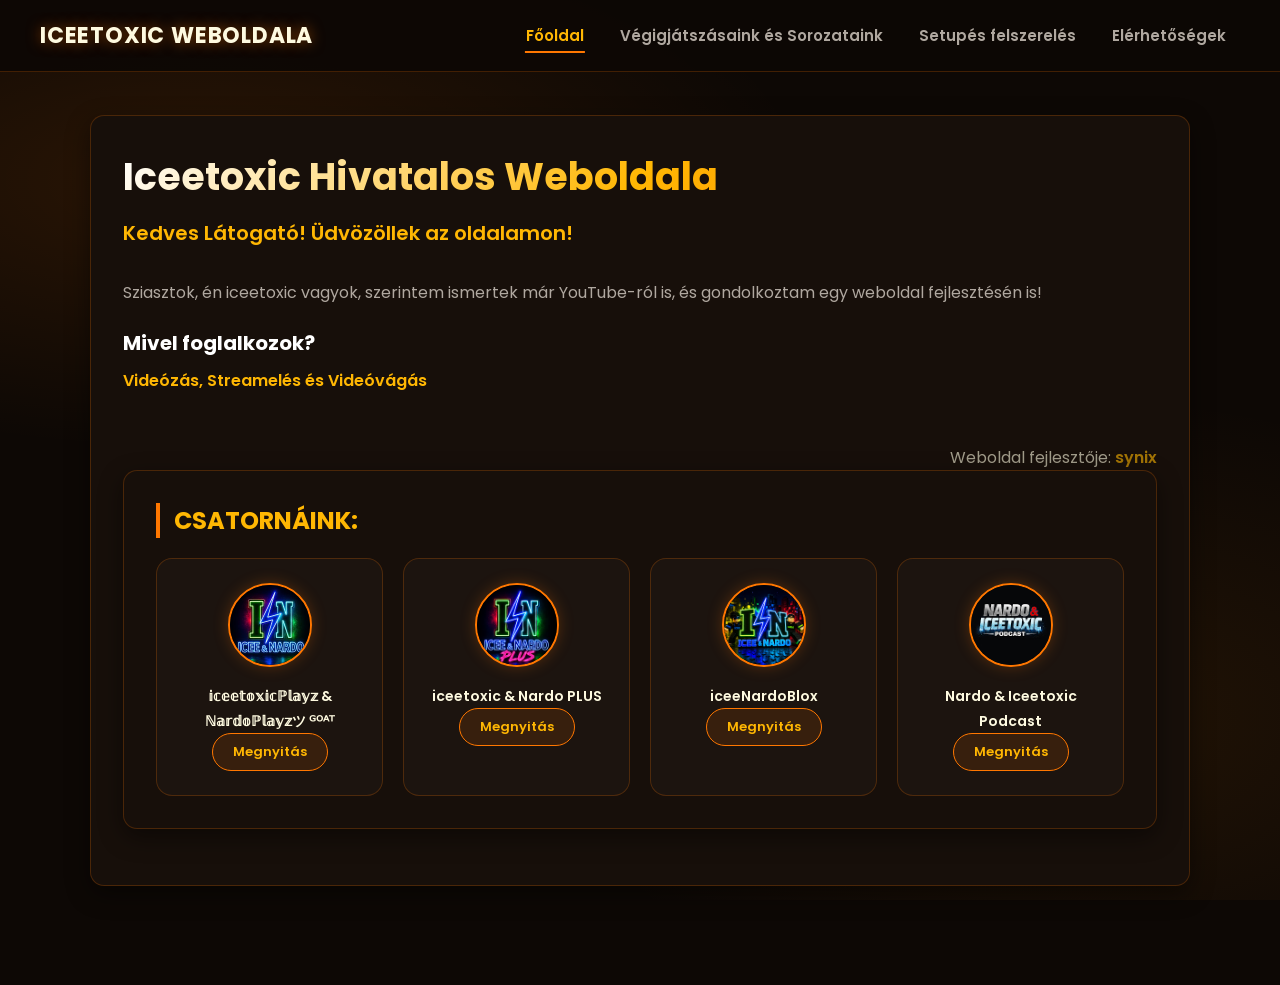
<file: index.html>
<!DOCTYPE html>
<html lang="hu">
<head>
    <meta charset="UTF-8">
    <meta name="viewport" content="width=device-width, initial-scale=1.0">
    <title>Iceetoxic Weboldala - Főoldal</title>
    <link rel="stylesheet" href="style.css">
</head>
<body>
    <div class="bg-orbs">
        <div class="orb orb-1"></div>
        <div class="orb orb-2"></div>
        <div class="orb orb-3"></div>
    </div>

    <div class="leaves-container">
        <div class="leaf"></div>
        <div class="leaf"></div>
        <div class="leaf"></div>
        <div class="leaf"></div>
        <div class="leaf"></div>
        <div class="leaf"></div>
        <div class="leaf"></div>
    </div>

    <header>
        <div class="logo">Iceetoxic Weboldala</div>
        <nav>
            <a href="index.html" class="nav-link active">Főoldal</a>
            <a href="sorozatok.html" class="nav-link">Végigjátszásaink és Sorozataink</a>
            <a href="setup.html" class="nav-link">Setupés felszerelés</a>
            <a href="kapcsolat.html" class="nav-link">Elérhetőségek</a>
        </nav>
    </header>

    <main>
        <div class="content-wrapper">
            <div class="card">
                <h1>Iceetoxic Hivatalos Weboldala</h1>
                <p class="highlight" style="font-size: 20px; margin-bottom: 30px;">Kedves Látogató! Üdvözöllek az oldalamon!</p>
                <p>Sziasztok, én iceetoxic vagyok, szerintem ismertek már YouTube-ról is, és gondolkoztam egy weboldal fejlesztésén is!</p>
                <h3>Mivel foglalkozok?</h3>
                <p class="highlight">Videózás, Streamelés és Videóvágás</p>
                <div style="margin-top: 50px; text-align: right; opacity: 0.6;">
                    Weboldal fejlesztője: <span class="highlight">synix</span 
                </div>
            </div>

            <!-- YOUTUBE CSATORNÁK SZEKCIÓ -->
            <div class="card yt-section-card">
                <h2>CSATORNÁINK:</h2>
                <div class="yt-channels-grid">
                    
                    <!-- 1. Fő csatorna -->
                    <a href="https://www.youtube.com/@iceetoxicnardo.swagyolo" target="_blank" class="yt-channel-card">
                        <div class="yt-avatar">
                            <img src="csatorna1.png" alt="iceetoxicPlayz & NardoPlayz">
                        </div>
                        <div class="yt-info">
                            <span class="yt-title">𝕚𝕔𝕖𝕖𝕥𝕠𝕩𝕚𝕔ℙ𝕝𝕒𝕪𝕫 & ℕ𝕒𝕣𝕕𝕠ℙ𝕝𝕒𝕪𝕫ツ ᴳᴼᴬᵀ</span>
                        </div>
                        <span class="yt-btn">Megnyitás</span>
                    </a>

                    <!-- 2. iceetoxic & Nardo PLUS -->
                    <a href="https://www.youtube.com/@iceetoxicnardoplaysofficial" target="_blank" class="yt-channel-card">
                        <div class="yt-avatar">
                            <img src="csatorna2.png" alt="iceetoxic & Nardo PLUS">
                        </div>
                        <div class="yt-info">
                            <span class="yt-title">iceetoxic & Nardo PLUS</span>
                        </div>
                        <span class="yt-btn">Megnyitás</span>
                    </a>

                    <!-- 3. iceeNardoBlox -->
                    <a href="https://www.youtube.com/@iceeNardoBlox" target="_blank" class="yt-channel-card">
                        <div class="yt-avatar">
                            <img src="csatorna3.png" alt="iceeNardoBlox">
                        </div>
                        <div class="yt-info">
                            <span class="yt-title">iceeNardoBlox</span>
                        </div>
                        <span class="yt-btn">Megnyitás</span>
                    </a>
                    
                    <a href="https://www.youtube.com/@Nardo_Iceetoxic" target="_blank" class="yt-channel-card">
                        <div class="yt-avatar">
                            <img src="csatorna4.png" alt="Nardo & Iceetoxic Podcast">
                        </div>
                        <div class="yt-info">
                            <span class="yt-title">Nardo & Iceetoxic Podcast</span>
                        </div>
                        <span class="yt-btn">Megnyitás</span>
                    </a>

                </div>
            </div>

        </div>
    </main>
</body>
</html>
</file>
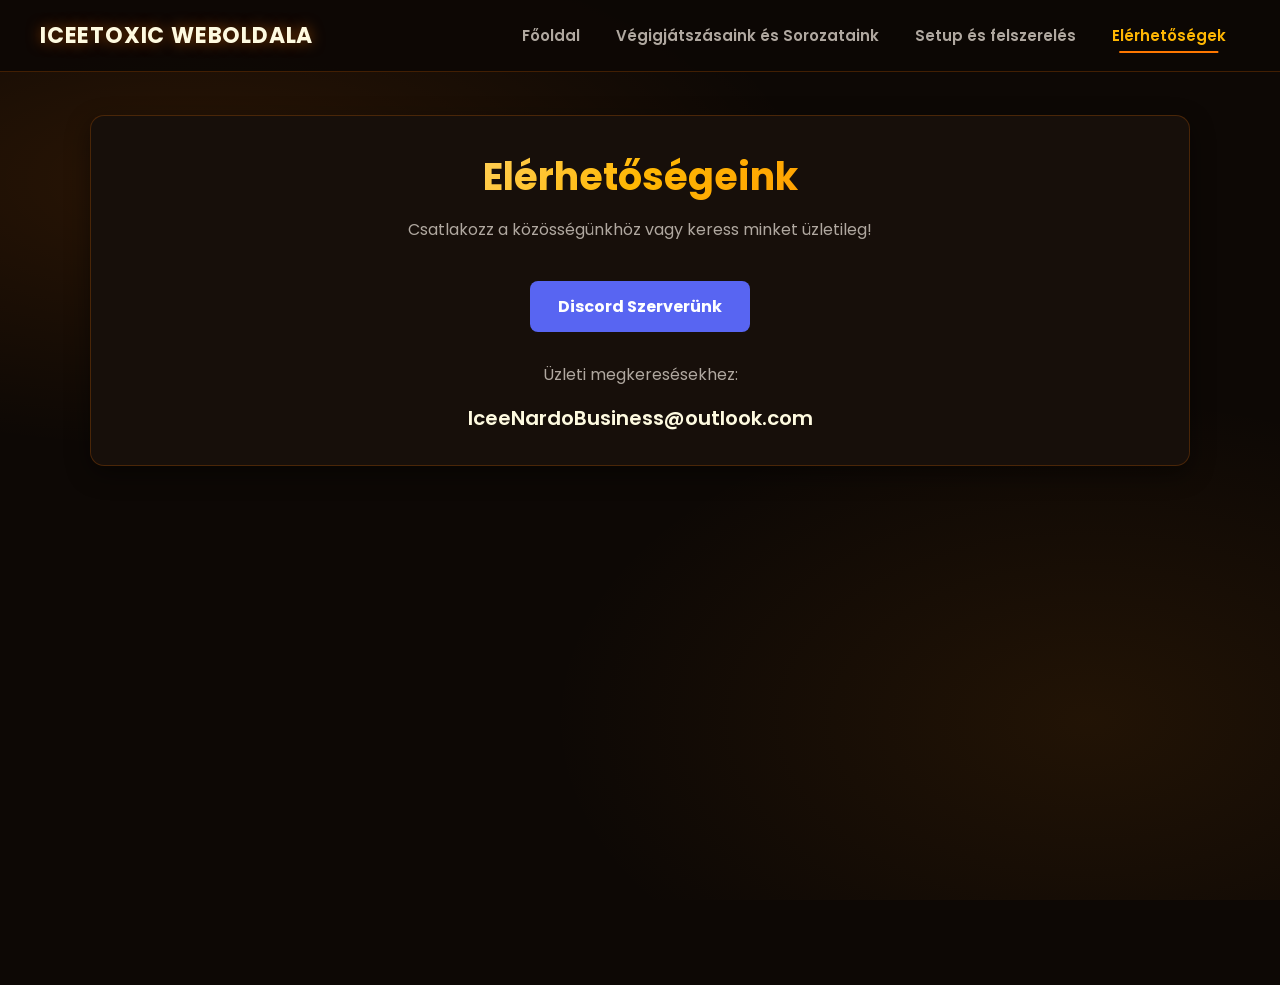
<file: kapcsolat.html>
<!DOCTYPE html>
<html lang="hu">
<head>
    <meta charset="UTF-8">
    <meta name="viewport" content="width=device-width, initial-scale=1.0">
    <title>Iceetoxic Weboldala - Kapcsolat</title>
    <link rel="stylesheet" href="style.css">
</head>
<body>
    <div class="bg-orbs">
        <div class="orb orb-1"></div>
        <div class="orb orb-2"></div>
        <div class="orb orb-3"></div>
    </div>
    
<div class="leaves-container">
        <div class="leaf"></div>
        <div class="leaf"></div>
        <div class="leaf"></div>
        <div class="leaf"></div>
        <div class="leaf"></div>
        <div class="leaf"></div>
        <div class="leaf"></div>
    </div>
    
    <header>
        <div class="logo">Iceetoxic Weboldala</div>
        <nav>
            <a href="index.html" class="nav-link">Főoldal</a>
            <a href="sorozatok.html" class="nav-link">Végigjátszásaink és Sorozataink</a>
            <a href="setup.html" class="nav-link">Setup és felszerelés</a>
            <a href="kapcsolat.html" class="nav-link active">Elérhetőségek</a>
        </nav>
    </header>

    <main>
        <div class="content-wrapper">
            <div class="card" style="text-align: center;">
                <h1>Elérhetőségeink</h1>
                <p style="margin-bottom: 20px;">Csatlakozz a közösségünkhöz vagy keress minket üzletileg!</p>
                
                <div>
                    <a href="https://discord.gg/j99SDyTH9u" target="_blank" class="btn-discord">
                        Discord Szerverünk
                    </a>
                </div>

                <div style="margin-top: 30px; font-size: 20px;">
                    <p>Üzleti megkeresésekhez:</p>
                    <a href="mailto:IceeNardoBusiness@outlook.com" style="color: var(--accent-blue); text-decoration: none; font-weight: 600;">
                        IceeNardoBusiness@outlook.com
                    </a>
                </div>
            </div>
        </div>
    </main>
</body>
</html>
</file>
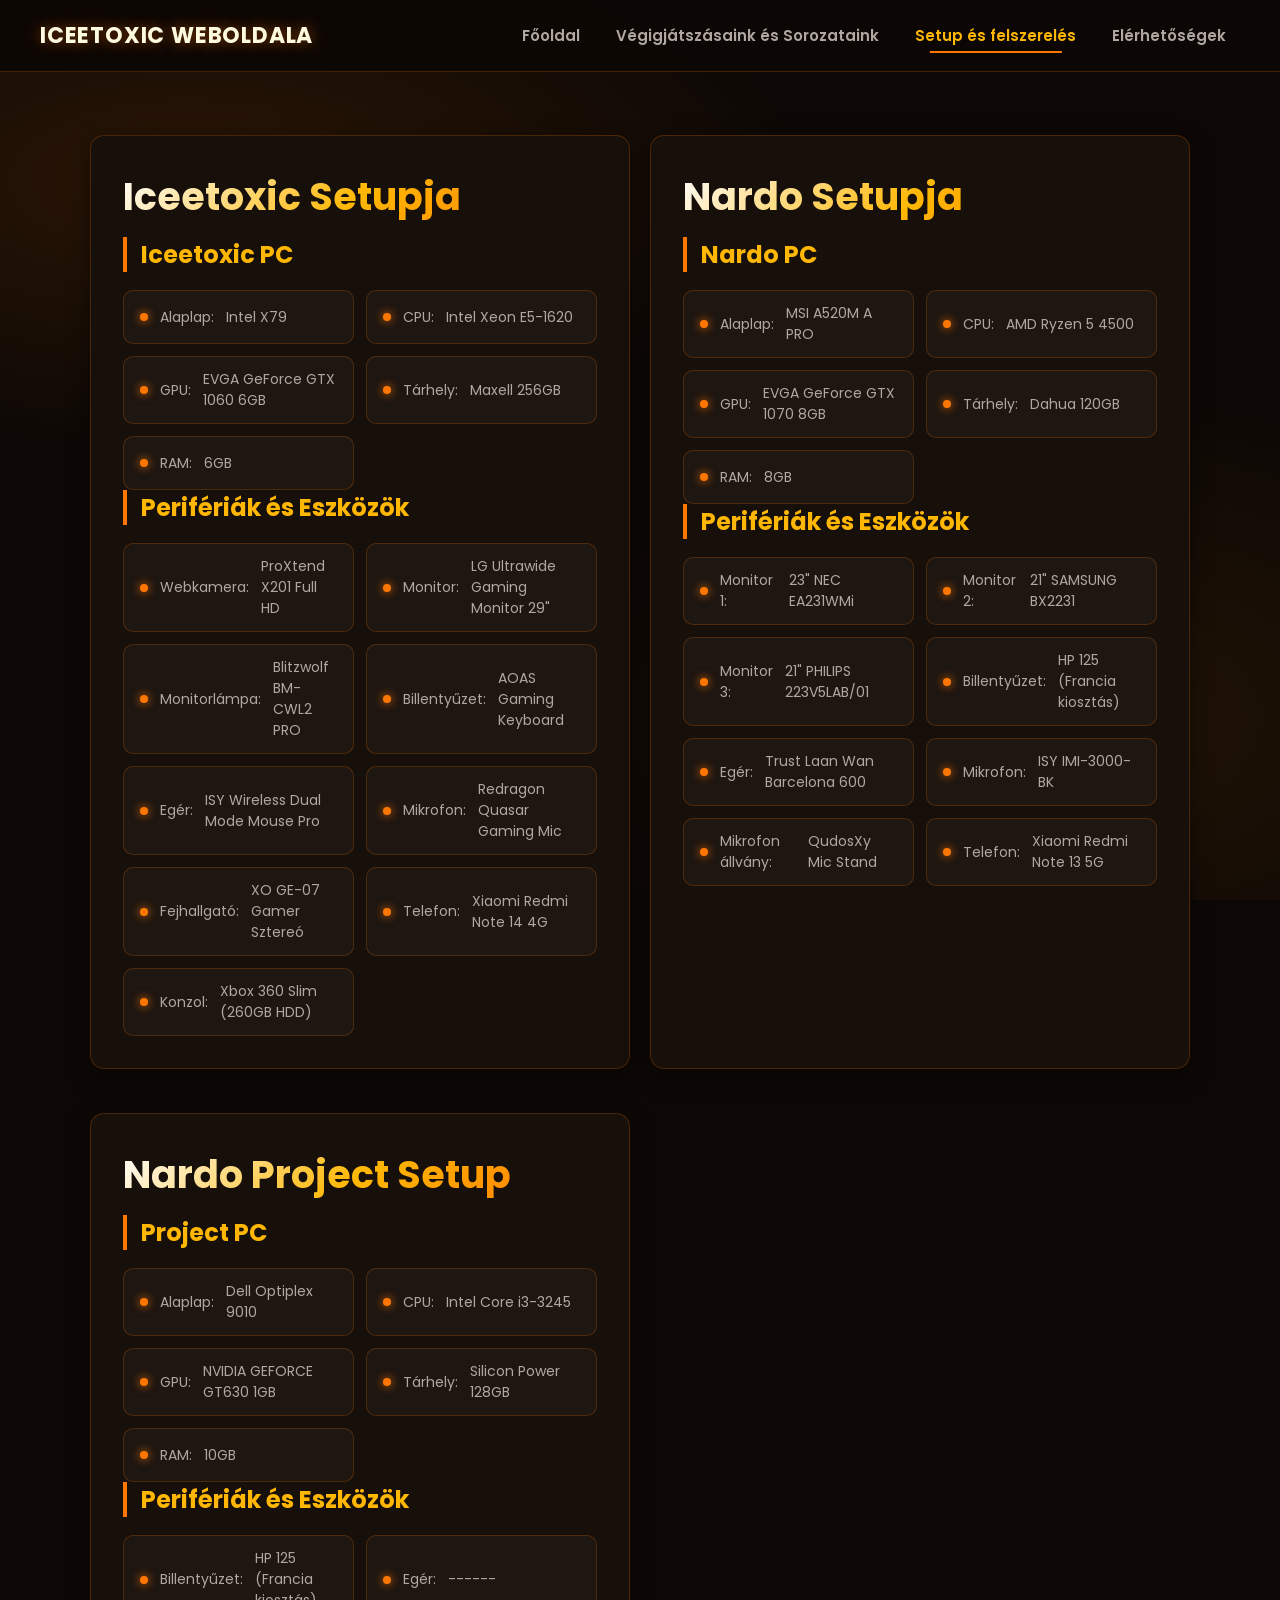
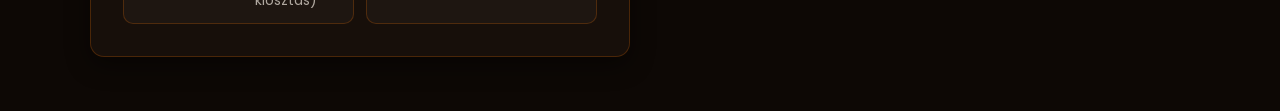
<file: setup.html>
<!DOCTYPE html>
<html lang="hu">
<head>
    <meta charset="UTF-8">
    <meta name="viewport" content="width=device-width, initial-scale=1.0">
    <title>Iceetoxic Weboldala - Setup</title>
    <link rel="stylesheet" href="style.css">
</head>
<body>
    <div class="bg-orbs">
        <div class="orb orb-1"></div>
        <div class="orb orb-2"></div>
        <div class="orb orb-3"></div>
    </div>
    
<div class="leaves-container">
        <div class="leaf"></div>
        <div class="leaf"></div>
        <div class="leaf"></div>
        <div class="leaf"></div>
        <div class="leaf"></div>
        <div class="leaf"></div>
        <div class="leaf"></div>
    </div>
    
    <header>
        <div class="logo">Iceetoxic Weboldala</div>
        <nav>
            <a href="index.html" class="nav-link">Főoldal</a>
            <a href="sorozatok.html" class="nav-link">Végigjátszásaink és Sorozataink</a>
            <a href="setup.html" class="nav-link active">Setup és felszerelés</a>
            <a href="kapcsolat.html" class="nav-link">Elérhetőségek</a>
        </nav>
    </header>

    <main>
        <div class="content-wrapper setup-grid">
            
            <!-- 1. Iceetoxic Setupja -->
            <div class="card">
                <h1>Iceetoxic Setupja</h1>
                <div class="setup-block">
                    <h2>Iceetoxic PC</h2>
                    <ul class="spec-list">
                        <li><span>Alaplap:</span> <span>Intel X79</span></li>
                        <li><span>CPU:</span> <span>Intel Xeon E5-1620</span></li>
                        <li><span>GPU:</span> <span>EVGA GeForce GTX 1060 6GB</span></li>
                        <li><span>Tárhely:</span> <span>Maxell 256GB</span></li>
                        <li><span>RAM:</span> <span>6GB</span></li>
                    </ul>
                </div>
                <div class="setup-block">
                    <h2>Perifériák és Eszközök</h2>
                    <ul class="spec-list">
                        <li><span>Webkamera:</span> <span>ProXtend X201 Full HD</span></li>
                        <li><span>Monitor:</span> <span>LG Ultrawide Gaming Monitor 29"</span></li>
                        <li><span>Monitorlámpa:</span> <span>Blitzwolf BM-CWL2 PRO</span></li>
                        <li><span>Billentyűzet:</span> <span>AOAS Gaming Keyboard</span></li>
                        <li><span>Egér:</span> <span>ISY Wireless Dual Mode Mouse Pro</span></li>
                        <li><span>Mikrofon:</span> <span>Redragon Quasar Gaming Mic</span></li>
                        <li><span>Fejhallgató:</span> <span>XO GE-07 Gamer Sztereó</span></li>
                        <li><span>Telefon:</span> <span>Xiaomi Redmi Note 14 4G</span></li>
                        <li><span>Konzol:</span> <span>Xbox 360 Slim (260GB HDD)</span></li>
                    </ul>
                </div>
            </div>

            <!-- 2. Nardo Setupja -->
            <div class="card">
                <h1>Nardo Setupja</h1>
                <div class="setup-block">
                    <h2>Nardo PC</h2>
                    <ul class="spec-list">
                        <li><span>Alaplap:</span> <span>MSI A520M A PRO</span></li>
                        <li><span>CPU:</span> <span>AMD Ryzen 5 4500</span></li>
                        <li><span>GPU:</span> <span>EVGA GeForce GTX 1070 8GB</span></li>
                        <li><span>Tárhely:</span> <span>Dahua 120GB</span></li>
                        <li><span>RAM:</span> <span>8GB</span></li>
                    </ul>
                </div>
                <div class="setup-block">
                    <h2>Perifériák és Eszközök</h2>
                    <ul class="spec-list">
                        <li><span>Monitor 1:</span> <span>23" NEC EA231WMi</span></li>
                        <li><span>Monitor 2:</span> <span>21" SAMSUNG BX2231</span></li>
                        <li><span>Monitor 3:</span> <span>21" PHILIPS 223V5LAB/01</span></li>
                        <li><span>Billentyűzet:</span> <span>HP 125 (Francia kiosztás)</span></li>
                        <li><span>Egér:</span> <span>Trust Laan Wan Barcelona 600</span></li>
                        <li><span>Mikrofon:</span> <span>ISY IMI-3000-BK</span></li>
                        <li><span>Mikrofon állvány:</span> <span>QudosXy Mic Stand</span></li>
                        <li><span>Telefon:</span> <span>Xiaomi Redmi Note 13 5G</span></li>
                    </ul>
                </div>
            </div>

            <!-- 3. Nardo Project Setupja (ÚJ) -->
            <div class="card">
                <h1>Nardo Project Setup</h1>
                <div class="setup-block">
                    <h2>Project PC</h2>
                    <ul class="spec-list">
                        <li><span>Alaplap:</span> <span>Dell Optiplex 9010</span></li>
                        <li><span>CPU:</span> <span>Intel Core i3-3245</span></li>
                        <li><span>GPU:</span> <span>NVIDIA GEFORCE GT630 1GB</span></li>
                        <li><span>Tárhely:</span> <span>Silicon Power 128GB</span></li>
                        <li><span>RAM:</span> <span>10GB</span></li>
                    </ul>
                </div>
                <div class="setup-block">
                    <h2>Perifériák és Eszközök</h2>
                    <ul class="spec-list">
                        <li><span>Billentyűzet:</span> <span>HP 125 (Francia kiosztás)</span></li>
                        <li><span>Egér:</span> <span>------</span></li>
                    </ul>
                </div>
            </div>

        </div>
    </main>
</body>
</html>
</file>
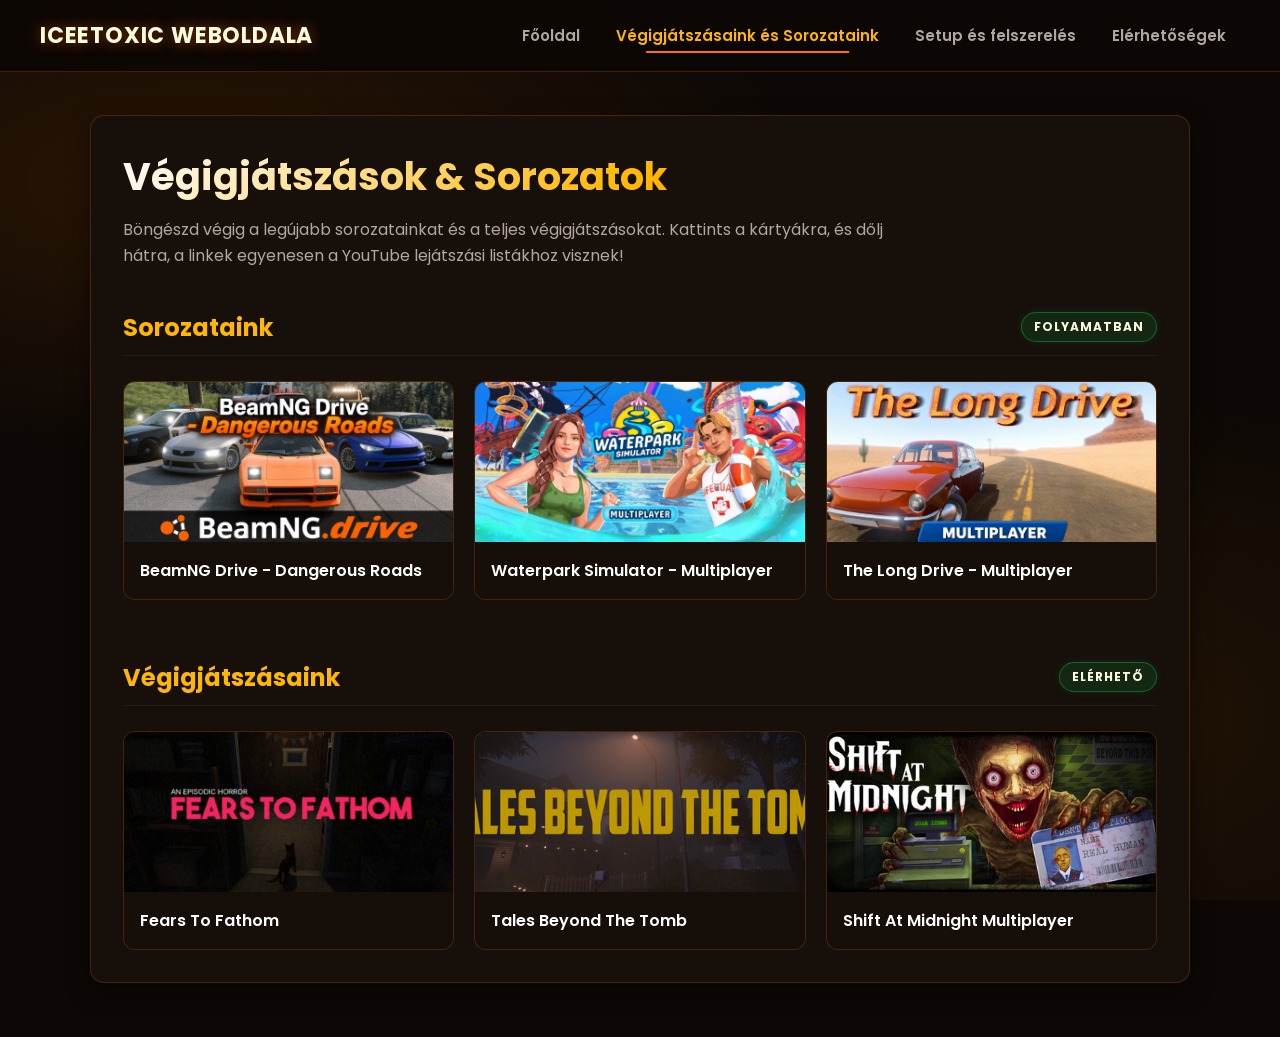
<file: sorozatok.html>
<!DOCTYPE html>
<html lang="hu">
<head>
    <meta charset="UTF-8">
    <meta name="viewport" content="width=device-width, initial-scale=1.0">
    <title>Iceetoxic Weboldala - Sorozatok</title>
    <link rel="stylesheet" href="style.css">
    <style>
        /* Extra dizájn elemek csak ehhez az oldalhoz */
        .page-description {
            margin-bottom: 40px;
            color: var(--text-gray);
            font-size: 16px;
            max-width: 800px;
        }

        .category-header {
            display: flex;
            align-items: center;
            justify-content: space-between;
            border-bottom: 1px solid rgba(255, 255, 255, 0.05);
            padding-bottom: 10px;
            margin-bottom: 25px;
        }

        .status-badge {
            font-size: 12px;
            padding: 5px 12px;
            border-radius: 20px;
            font-weight: 700;
            letter-spacing: 1px;
            text-transform: uppercase;
        }

        .badge-active {
            background: rgba(0, 255, 102, 0.1);
            color: var(--accent-green);
            border: 1px solid rgba(0, 255, 102, 0.3);
            box-shadow: 0 0 10px rgba(0, 255, 102, 0.1);
        }

        .badge-pending {
            background: rgba(255, 255, 255, 0.05);
            color: var(--text-gray);
            border: 1px solid rgba(255, 255, 255, 0.1);
        }

        .play-overlay {
            position: absolute;
            top: 0; left: 0; right: 0; bottom: 0;
            background: rgba(4, 8, 20, 0.7);
            backdrop-filter: blur(2px);
            display: flex;
            align-items: center;
            justify-content: center;
            opacity: 0;
            transition: all 0.3s ease;
        }

        .play-icon {
            color: var(--text-light);
            font-size: 45px;
            text-shadow: 0 0 15px var(--accent-green);
            transform: scale(0.8);
            transition: transform 0.3s cubic-bezier(0.175, 0.885, 0.32, 1.275);
        }

        .game-card:hover .play-overlay {
            opacity: 1;
        }

        .game-card:hover .play-icon {
            transform: scale(1);
            color: var(--accent-green);
        }

        .playlist-subtitle {
            font-size: 13px;
            color: var(--accent-blue);
            margin-top: 8px;
            font-weight: 600;
            text-transform: uppercase;
            letter-spacing: 0.5px;
        }

        .empty-state {
            background: rgba(0, 0, 0, 0.2);
            border: 1px dashed rgba(255, 255, 255, 0.15);
            border-radius: 12px;
            padding: 50px 20px;
            text-align: center;
            transition: all 0.3s ease;
        }

        .empty-state:hover {
            border-color: rgba(0, 210, 255, 0.3);
            background: rgba(0, 210, 255, 0.02);
        }
    </style>
</head>
<body>
    <div class="bg-orbs">
        <div class="orb orb-1"></div>
        <div class="orb orb-2"></div>
        <div class="orb orb-3"></div>
    </div>
    
    <div class="leaves-container">
        <div class="leaf"></div>
        <div class="leaf"></div>
        <div class="leaf"></div>
        <div class="leaf"></div>
        <div class="leaf"></div>
        <div class="leaf"></div>
        <div class="leaf"></div>
    </div>
    
    <header>
        <div class="logo">Iceetoxic Weboldala</div>
        <nav>
            <a href="index.html" class="nav-link">Főoldal</a>
            <a href="sorozatok.html" class="nav-link active">Végigjátszásaink és Sorozataink</a>
            <a href="setup.html" class="nav-link">Setup és felszerelés</a>
            <a href="kapcsolat.html" class="nav-link">Elérhetőségek</a>
        </nav>
    </header>

    <main>
        <div class="content-wrapper card">
            <h1>Végigjátszások & Sorozatok</h1>
            <p class="page-description">Böngészd végig a legújabb sorozatainkat és a teljes végigjátszásokat. Kattints a kártyákra, és dőlj hátra, a linkek egyenesen a YouTube lejátszási listákhoz visznek!</p>
            
            <!-- SOROZATAINK SZEKCIÓ -->
            <div style="margin-bottom: 60px;">
                <div class="category-header">
                    <h2 style="margin: 0; border: none; padding: 0;">Sorozataink</h2>
                    <span class="status-badge badge-active">Folyamatban</span>
                </div>

                <div class="grid-cards">
                    
                    <!-- BeamNG Drive - Dangerous Roads -->
                    <a href="https://youtube.com/playlist?list=PLB5Drdg5ysJI&si=rd70Do4PR_mruFL2" target="_blank" class="game-card">
                        <div class="game-img-container" style="position: relative;">
                            <img src="beamngdangeroad.png" alt="BeamNG Drive - Dangerous Roads">
                            <div class="play-overlay">
                                <div class="play-icon">▶</div>
                            </div>
                        </div>
                        <div class="game-info">
                            <div class="game-title">BeamNG Drive - Dangerous Roads</div>
                        </div>
                    </a>

                    <!-- Waterpark Simulator - Multiplayer -->
                    <a href="https://youtube.com/playlist?list=PLWjx19ZRaCec&si=wCRdzmODJPB4Jcu3" target="_blank" class="game-card">
                        <div class="game-img-container" style="position: relative;">
                            <img src="waterparkmulti.png" alt="Waterpark Simulator - Multiplayer">
                            <div class="play-overlay">
                                <div class="play-icon">▶</div>
                            </div>
                        </div>
                        <div class="game-info">
                            <div class="game-title">Waterpark Simulator - Multiplayer</div>
                        </div>
                    </a>

                    <!-- The Long Drive - Multiplayer -->
                    <a href="https://youtube.com/playlist?list=PLIDRLQ_ADiSk&si=4JmG5Y8WGCe0McZd" target="_blank" class="game-card">
                        <div class="game-img-container" style="position: relative;">
                            <img src="tldmulti.png" alt="The Long Drive - Multiplayer">
                            <div class="play-overlay">
                                <div class="play-icon">▶</div>
                            </div>
                        </div>
                        <div class="game-info">
                            <div class="game-title">The Long Drive - Multiplayer</div>
                        </div>
                    </a>

                </div>
            </div>

            <!-- VÉGIGJÁTSZÁSAINK SZEKCIÓ -->
            <div>
                <div class="category-header">
                    <h2 style="margin: 0; border: none; padding: 0;">Végigjátszásaink</h2>
                    <span class="status-badge badge-active">Elérhető</span>
                </div>
                
                <div class="grid-cards">
                    
                    <!-- Fears To Fathom -->
                    <a href="https://youtube.com/playlist?list=PL-e7qrZNkS7so1ATuwItbYYbqbFxe-AHm&si=Z8MV6TYFB1Zf1C9Y" target="_blank" class="game-card">
                        <div class="game-img-container" style="position: relative;">
                            <img src="f2f.jpg" alt="Fears To Fathom">
                            <div class="play-overlay">
                                <div class="play-icon">▶</div>
                            </div>
                        </div>
                        <div class="game-info">
                            <div class="game-title">Fears To Fathom</div>
                        </div>
                    </a>

                    <!-- Tales Beyond The Tomb -->
                    <a href="https://youtube.com/playlist?list=PL-e7qrZNkS7tjst0StLZuPgw2kWus7f16&si=McvnXEz9juO7e1tV" target="_blank" class="game-card">
                        <div class="game-img-container" style="position: relative;">
                            <img src="tales.jpg" alt="Tales Beyond The Tomb">
                            <div class="play-overlay">
                                <div class="play-icon">▶</div>
                            </div>
                        </div>
                        <div class="game-info">
                            <div class="game-title">Tales Beyond The Tomb</div>
                        </div>
                    </a>

                    <!-- Shift At Midnight Multiplayer -->
                    <a href="https://youtube.com/playlist?list=PLHB913ej3y5o&si=eGCFB8J3qDBT44ag" target="_blank" class="game-card">
                        <div class="game-img-container" style="position: relative;">
                            <img src="sam.jpg" alt="Shift At Midnight Multiplayer">
                            <div class="play-overlay">
                                <div class="play-icon">▶</div>
                            </div>
                        </div>
                        <div class="game-info">
                            <div class="game-title">Shift At Midnight Multiplayer</div>
                        </div>
                    </a>

                </div>
            </div>

        </div>
    </main>
</body>
</html>
</file>
<file: style.css>
@import url('https://fonts.googleapis.com/css2?family=Poppins:wght@300;400;600;700&display=swap');

/* ==========================================
   🍁 ŐSZI TÉMA VÁLTOZÓK & BASE SETUP
   ========================================== */
:root {
    --bg-dark: #0d0805;
    --bg-card: #170f0a;
    --accent-orange: #ff7700;
    --accent-gold: #ffb703;
    --accent-red: #e63946;
    --accent-leaf: #d97706;
    --text-light: #fefae0;
    --text-gray: #b0a8a0;
    --border-glow: rgba(255, 119, 0, 0.22);
}

* {
    margin: 0;
    padding: 0;
    box-sizing: border-box;
    font-family: 'Poppins', sans-serif;
}

html {
    scroll-behavior: smooth;
    -webkit-text-size-adjust: 100%;
}

body {
    background-color: var(--bg-dark);
    color: var(--text-light);
    overflow-x: hidden;
    min-height: 100vh;
    -webkit-font-smoothing: antialiased;
    position: relative;
}

/* ==========================================
   🌌 OPTIMALIZÁLT ŐSZI HÁTTÉR
   ========================================== */
.bg-orbs {
    position: fixed;
    inset: 0;
    z-index: -2;
    pointer-events: none;
    background:
        radial-gradient(ellipse 80% 50% at 15% 20%, rgba(255, 119, 0, 0.12) 0%, transparent 60%),
        radial-gradient(ellipse 70% 60% at 85% 80%, rgba(217, 119, 6, 0.10) 0%, transparent 60%),
        var(--bg-dark);
    transform: translateZ(0);
}

.orb {
    display: none !important;
}

/* ==========================================
   🍃 SIMA, 60 FPS HULLÓ FALEVELEK (PURE CSS)
   ========================================== */
.leaves-container {
    position: fixed;
    top: 0;
    left: 0;
    width: 100%;
    height: 100%;
    pointer-events: none;
    z-index: -1;
    overflow: hidden;
    contain: strict;
}

.leaf {
    position: absolute;
    top: -40px;
    width: 18px;
    height: 18px;
    background: var(--accent-orange);
    border-radius: 2px 14px 2px 14px;
    opacity: 0.7;
    will-change: transform;
    animation: fall linear infinite;
    transform: translateZ(0);
}

/* Levelek variációi pozícióban, színben és sebességben */
.leaf:nth-child(1)  { left: 8%;  animation-duration: 11s; animation-delay: 0s;  background: var(--accent-gold); width: 14px; height: 14px; }
.leaf:nth-child(2)  { left: 22%; animation-duration: 14s; animation-delay: 2s;  background: var(--accent-orange); width: 22px; height: 22px; }
.leaf:nth-child(3)  { left: 37%; animation-duration: 9s;  animation-delay: 4s;  background: var(--accent-red); width: 16px; height: 16px; }
.leaf:nth-child(4)  { left: 53%; animation-duration: 13s; animation-delay: 1s;  background: var(--accent-gold); }
.leaf:nth-child(5)  { left: 68%; animation-duration: 10s; animation-delay: 5s;  background: var(--accent-orange); width: 20px; height: 20px; }
.leaf:nth-child(6)  { left: 82%; animation-duration: 12s; animation-delay: 3s;  background: var(--accent-red); width: 15px; height: 15px; }
.leaf:nth-child(7)  { left: 93%; animation-duration: 15s; animation-delay: 1.5s; background: var(--accent-gold); }

@keyframes fall {
    0% {
        transform: translate3d(0, -20px, 0) rotate(0deg);
        opacity: 0;
    }
    10% {
        opacity: 0.8;
    }
    90% {
        opacity: 0.8;
    }
    100% {
        transform: translate3d(100px, 105vh, 0) rotate(360deg);
        opacity: 0;
    }
}

/* ==========================================
    HEADER & NAVIGÁCIÓ
   ========================================== */
header {
    position: fixed;
    top: 0;
    left: 0;
    width: 100%;
    padding: 16px 40px;
    background: rgba(13, 8, 5, 0.94);
    border-bottom: 1px solid var(--border-glow);
    display: flex;
    justify-content: space-between;
    align-items: center;
    z-index: 100;
    transform: translateZ(0);
}

.logo {
    font-size: 22px;
    font-weight: 700;
    color: var(--text-light);
    text-transform: uppercase;
    letter-spacing: 0.8px;
    text-shadow: 0 0 14px rgba(255, 119, 0, 0.5);
}

nav {
    display: flex;
    gap: 8px;
}

.nav-link {
    text-decoration: none;
    color: var(--text-gray);
    font-size: 15px;
    font-weight: 600;
    padding: 8px 14px;
    position: relative;
    transition: color 0.2s ease;
}

.nav-link:hover,
.nav-link.active {
    color: var(--accent-gold);
}

.nav-link::after {
    content: '';
    position: absolute;
    bottom: 2px;
    left: 50%;
    width: 0;
    height: 2px;
    background: var(--accent-orange);
    transform: translateX(-50%);
    transition: width 0.2s ease;
}

.nav-link:hover::after,
.nav-link.active::after {
    width: 70%;
}

/* ==========================================
    MAIN CONTENT & KÁRTYÁK
   ========================================== */
main {
    margin-top: 85px;
    padding: 30px 20px;
    display: flex;
    justify-content: center;
    align-items: flex-start;
    min-height: calc(100vh - 85px);
    animation: fadeIn 0.35s ease-out both;
}

@keyframes fadeIn {
    from {
        opacity: 0;
        transform: translate3d(0, 10px, 0);
    }
    to {
        opacity: 1;
        transform: translate3d(0, 0, 0);
    }
}

.content-wrapper {
    width: 100%;
    max-width: 1100px;
}

.card {
    width: 100%;
    background: var(--bg-card);
    border: 1px solid var(--border-glow);
    border-radius: 14px;
    padding: 32px;
    box-shadow: 0 8px 24px rgba(0, 0, 0, 0.45);
    transition: border-color 0.25s ease, transform 0.25s ease, box-shadow 0.25s ease;
    transform: translateZ(0);
    margin-bottom: 24px;
    contain: layout style;
}

@media (hover: hover) {
    .card:hover {
        border-color: var(--accent-orange);
        transform: translate3d(0, -3px, 0);
        box-shadow: 0 12px 30px rgba(255, 119, 0, 0.15);
    }
}

h1 {
    font-size: 38px;
    font-weight: 700;
    margin-bottom: 12px;
    background: linear-gradient(135deg, #ffffff 0%, var(--accent-gold) 50%, var(--accent-orange) 100%);
    -webkit-background-clip: text;
    background-clip: text;
    -webkit-text-fill-color: transparent;
    color: transparent;
}

h2 {
    font-size: 24px;
    color: var(--accent-gold);
    margin-bottom: 16px;
    border-left: 4px solid var(--accent-orange);
    padding-left: 14px;
}

h3 {
    font-size: 20px;
    margin: 22px 0 10px;
    color: #fff;
}

p {
    font-size: 16px;
    color: var(--text-gray);
    line-height: 1.65;
    margin-bottom: 14px;
}

.highlight {
    color: var(--accent-gold);
    font-weight: 600;
}

/* ==========================================
   SETUP GRID & KÁRTYÁK
   ========================================== */
.setup-grid {
    width: 100%;
    display: grid;
    grid-template-columns: repeat(2, minmax(0, 1fr));
    gap: 20px;
    margin-top: 20px;
}

.setup-card,
.setup-item,
.setup-box,
.spec-box {
    position: relative;
    width: 100%;
    min-height: 120px;
    padding: 22px;
    background: linear-gradient(145deg, #1c130d, #140d08);
    border: 1px solid var(--border-glow);
    border-radius: 14px;
    box-shadow: 0 8px 24px rgba(0, 0, 0, 0.35);
    overflow: hidden;
    transition: transform 0.2s ease, border-color 0.2s ease;
    transform: translateZ(0);
}

.setup-card::before,
.setup-item::before,
.setup-box::before,
.spec-box::before {
    content: '';
    position: absolute;
    top: 0;
    left: 0;
    right: 0;
    height: 2px;
    background: linear-gradient(90deg, transparent, var(--accent-orange), transparent);
    opacity: 0.8;
}

@media (hover: hover) {
    .setup-card:hover,
    .setup-item:hover,
    .setup-box:hover,
    .spec-box:hover {
        transform: translate3d(0, -3px, 0);
        border-color: var(--accent-gold);
    }
}

.setup-card h3,
.setup-item h3,
.setup-box h3,
.spec-box h3 {
    margin: 0 0 12px;
    color: #fff;
    font-size: 18px;
    font-weight: 600;
}

.setup-card p,
.setup-item p,
.setup-box p,
.spec-box p {
    margin: 0;
    font-size: 14px;
    line-height: 1.6;
}

/* SPEC LIST */
.spec-list {
    list-style: none;
    display: grid;
    grid-template-columns: repeat(2, minmax(0, 1fr));
    gap: 12px;
    width: 100%;
    margin: 18px 0 0;
    padding: 0;
}

.spec-list li {
    display: flex;
    align-items: center;
    gap: 12px;
    min-height: 54px;
    padding: 12px 16px;
    background: rgba(255, 255, 255, 0.03);
    border: 1px solid var(--border-glow);
    border-radius: 10px;
    color: var(--text-gray);
    font-size: 14px;
    transition: background 0.2s ease, border-color 0.2s ease;
}

.spec-list li::before {
    content: '';
    width: 8px;
    height: 8px;
    border-radius: 50%;
    background: var(--accent-orange);
    box-shadow: 0 0 10px var(--accent-orange);
    flex-shrink: 0;
}

@media (hover: hover) {
    .spec-list li:hover {
        background: rgba(255, 119, 0, 0.08);
        border-color: var(--accent-gold);
    }
}

.spec-list strong {
    color: var(--text-light);
    font-weight: 600;
}

/* ==========================================
   YOUTUBE KÁRTYÁK (LAGG-FREE)
   ========================================== */
.yt-channels-grid {
    display: grid;
    grid-template-columns: repeat(auto-fit, minmax(220px, 1fr));
    gap: 20px;
    margin-top: 20px;
}

.yt-channel-card {
    background: rgba(255, 255, 255, 0.025);
    border: 1px solid var(--border-glow);
    border-radius: 16px;
    padding: 24px 16px;
    text-align: center;
    text-decoration: none;
    display: flex;
    flex-direction: column;
    align-items: center;
    transition: transform 0.25s ease, border-color 0.25s ease, background 0.25s ease;
    transform: translateZ(0);
}

@media (hover: hover) {
    .yt-channel-card:hover {
        transform: translate3d(0, -6px, 0);
        border-color: var(--accent-gold);
        background: rgba(255, 119, 0, 0.06);
    }
}

.yt-avatar {
    width: 84px;
    height: 84px;
    border-radius: 50%;
    overflow: hidden;
    border: 2px solid var(--accent-orange);
    margin-bottom: 16px;
    background: #1f130a;
    flex-shrink: 0;
    box-shadow: 0 0 15px rgba(255, 119, 0, 0.25);
}

.yt-avatar img {
    width: 100%;
    height: 100%;
    object-fit: cover;
}

.yt-title {
    font-size: 14px;
    font-weight: 600;
    color: var(--text-light);
}

.yt-btn {
    display: inline-block;
    background: rgba(255, 119, 0, 0.12);
    color: var(--accent-gold);
    font-size: 13px;
    font-weight: 600;
    padding: 8px 20px;
    border-radius: 20px;
    border: 1px solid var(--accent-orange);
    transition: background 0.2s ease, color 0.2s ease;
}

@media (hover: hover) {
    .yt-channel-card:hover .yt-btn {
        background: var(--accent-orange);
        color: #fff;
    }
}

/* ==========================================
   DISCORD & JÁTÉK KÁRTYÁK
   ========================================== */
.btn-discord {
    display: inline-flex;
    align-items: center;
    justify-content: center;
    background: #5865f2;
    color: white;
    text-decoration: none;
    padding: 13px 28px;
    border-radius: 8px;
    font-size: 16px;
    font-weight: 700;
    margin-top: 18px;
    transition: transform 0.2s ease, box-shadow 0.2s ease;
}

@media (hover: hover) {
    .btn-discord:hover {
        transform: translate3d(0, -2px, 0);
        box-shadow: 0 6px 20px rgba(255, 119, 0, 0.4);
    }
}

.grid-cards {
    display: grid;
    grid-template-columns: repeat(auto-fit, minmax(250px, 1fr));
    gap: 20px;
    margin-top: 18px;
}

.game-card {
    background: #140d08;
    border-radius: 12px;
    overflow: hidden;
    border: 1px solid var(--border-glow);
    text-decoration: none;
    color: white;
    transition: transform 0.2s ease, border-color 0.2s ease;
    transform: translateZ(0);
}

@media (hover: hover) {
    .game-card:hover {
        transform: translate3d(0, -4px, 0);
        border-color: var(--accent-gold);
    }
}

.game-img-container {
    width: 100%;
    height: 160px;
    background: #1f130a;
}

.game-card img {
    width: 100%;
    height: 100%;
    object-fit: cover;
}

.game-info {
    padding: 16px;
    background: rgba(23, 15, 10, 0.95);
}

.game-title {
    font-size: 16px;
    font-weight: 600;
}

/* ==========================================
   📱 MOBIL & TABLET OPTIMALIZÁLÁSOK
   ========================================== */
@media (max-width: 768px) {
    /* Kevesebb falevél mobilon, hogy a processzor ne izzadjon */
    .leaf:nth-child(5),
    .leaf:nth-child(6),
    .leaf:nth-child(7) {
        display: none !important;
    }

    header {
        padding: 12px 16px;
        flex-direction: column;
        gap: 10px;
    }

    .logo {
        font-size: 18px;
    }

    nav {
        flex-wrap: wrap;
        justify-content: center;
        gap: 4px;
    }

    .nav-link {
        font-size: 13px;
        padding: 6px 10px;
    }

    main {
        margin-top: 110px;
        padding: 16px 12px;
    }

    .card {
        padding: 20px 16px;
    }

    h1 { font-size: 26px; }
    h2 { font-size: 20px; }

    .setup-grid,
    .grid-cards,
    .yt-channels-grid,
    .spec-list {
        grid-template-columns: 1fr !important;
        gap: 14px;
    }

    .btn-discord {
        width: 100%;
    }
}

@media (max-width: 400px) {
    h1 { font-size: 22px; }
    .card { padding: 16px 12px; }
}
</file>
